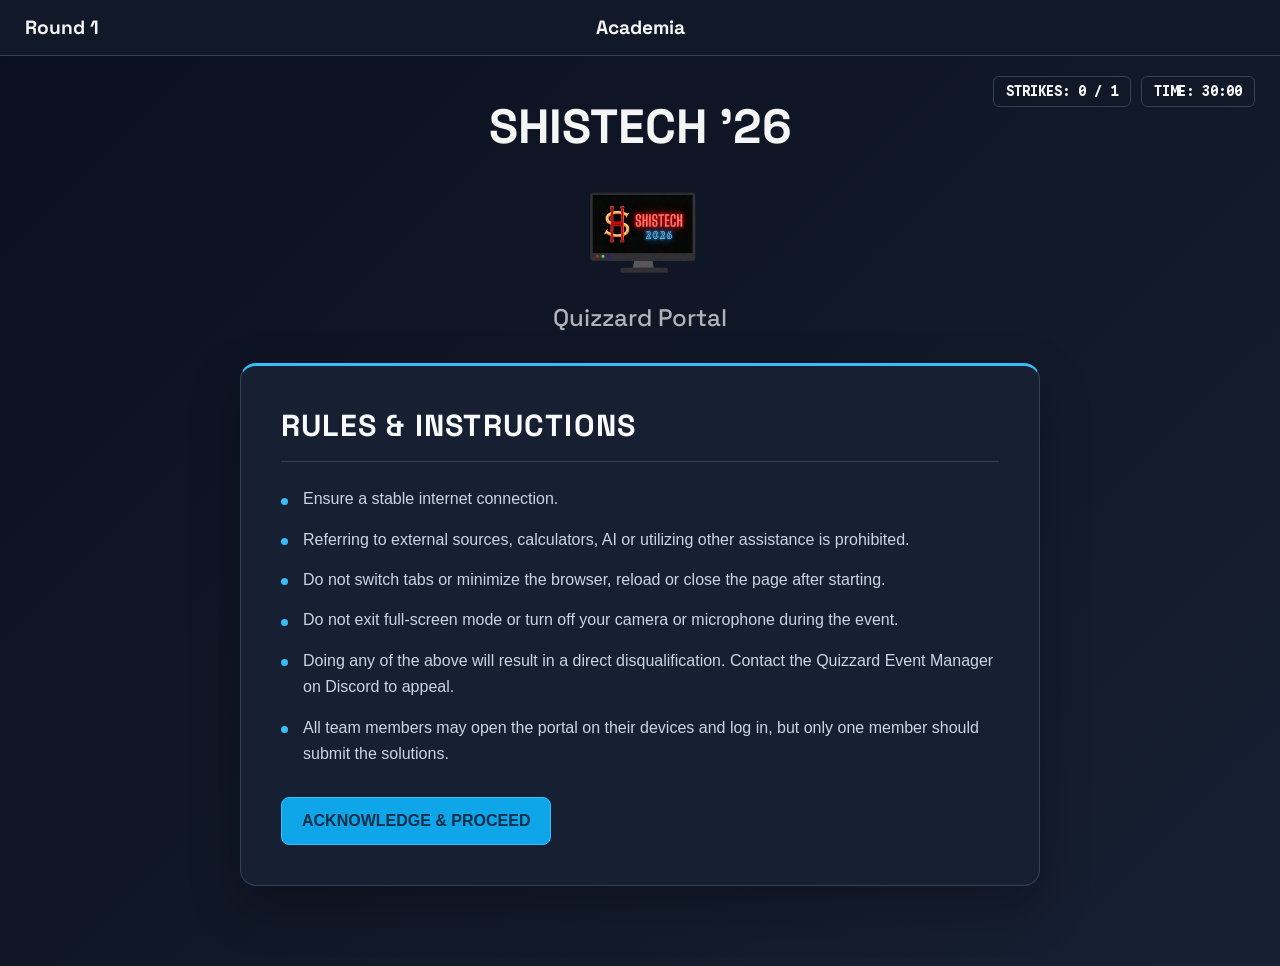
<file: index.html>
<!DOCTYPE html>
<html lang="en">

<head>

    <meta charset="UTF-8">
    <meta name="viewport" content="width=device-width, initial-scale=1.0">

    <title>Quizzard ShisTech 2026</title>

    <!-- Fonts -->
    <link rel="preconnect" href="https://fonts.googleapis.com">
    <link rel="preconnect" href="https://fonts.gstatic.com" crossorigin>

    <!-- CSS -->
    <link rel="stylesheet" href="style.css">

    <!-- Google Fonts -->
    <link
        href="https://fonts.googleapis.com/css2?family=Google+Sans+Code:wght@400;500;600;700&family=Space+Grotesk:wght@400;500;600;700&display=swap"
        rel="stylesheet"
    >

</head>


<body>

    <!-- ==================== -->
    <!-- EXAM HEADER / HUD     -->
    <!-- ==================== -->

    <header id="examHeader" hidden>

        <div>

            <strong class="hud-title" id="displayExamTitle">
                Round 1
            </strong>

            <span id="displayStudent"></span>

        </div>


        <div>

            <strong class="topic">
                Academia
            </strong>

        </div>


        <!-- timer old location-->

    </header>


    <!-- ==================== -->
    <!-- BRANDING              -->
    <!-- ==================== -->

    <div class="brand-header" id="brandHeader">

        <h1 class="brand-title">
            SHISTECH '26
        </h1>

        <div class="exam-status">

            <span class="badge badge-strikes" id="strikeTracker">
                STRIKES: 0 / 1
            </span>

            <span class="badge badge-timer" id="timer">
                TIME: 30:00
            </span>

        </div>
        
        <div class="brand-logo">

            <img
                src="TECHTECHLOGOLOGO.png"
                alt="SHISTECH Logo"
            >

        </div>

        <div class="brand-subtitle">
            Quizzard Portal
        </div>

    </div>


    <!-- ==================== -->
    <!-- RULES                 -->
    <!-- ==================== -->

    <div class="rules-panel" id="rulesPanel">

        <h2>
            RULES &amp; INSTRUCTIONS
        </h2>

        <ul class="rules-list">

            <li>
                Ensure a stable internet connection.
            </li>

            <li>
                Referring to external sources, calculators, AI or utilizing other assistance is prohibited.
            </li>

            <li>
                Do not switch tabs or minimize the browser, reload or close the page after starting.
            </li>

            <li>
                Do not exit full-screen mode or turn off your camera or microphone during the event.
            </li>

            <li>
                Doing any of the above will result in a direct disqualification.
                Contact the Quizzard Event Manager on Discord to appeal.
            </li>

            <li>
                All team members may open the portal on their devices and log in,
                but only one member should submit the solutions.
            </li>

        </ul>


        <button
            class="btn btn-primary"
            id="acknowledgeRulesBtn"
            type="button"
        >
            ACKNOWLEDGE &amp; PROCEED
        </button>

    </div>


    <!-- ==================== -->
    <!-- MAIN CONTENT          -->
    <!-- ==================== -->

    <main class="container" id="mainContainer">


        <!-- ==================== -->
        <!-- DIVISION SELECTION   -->
        <!-- ==================== -->

        <section class="card" id="categoryPanel" hidden>

            <h2>
                Select Category
            </h2>

            <p>
                Select your registered category below.
            </p>

            <div class="division-grid">

                <button
                    class="btn-division"
                    id="juniorBtn"
                    type="button"
                >
                    JUNIOR DIVISION
                </button>

                <button
                    class="btn-division"
                    id="seniorBtn"
                    type="button"
                >
                    SENIOR DIVISION
                </button>

            </div>

        </section>


        <!-- ==================== -->
        <!-- CANDIDATE DETAILS     -->
        <!-- ==================== -->

        <section class="card" id="studentPanel" hidden>

            <h2>
                AUTHENTICATION REQUIRED
            </h2>

            <p
                class="selected-division"
                id="selectedDivisionText"
            ></p>

            <p>
                Switching tabs or leaving this window will result in a disqualification.
                Ensure beforehand that you have a stable connection.
                Contact the Quizzard Event Manager if you feel an accidental strike
                has been recorded.

                <strong>
                    Only one attempt is permitted per Candidate ID.
                </strong>
            </p>


            <form id="candidateForm">

                <div class="form-group">

                    <label for="studentName">
                        Log In
                    </label>

                    <input
                        type="text"
                        id="studentName"
                        name="studentName"
                        required
                        placeholder="enter full name as registered"
                    >

                </div>


                <div class="form-actions">

                    <button
                        type="button"
                        class="btn btn-danger"
                        id="backBtn"
                    >
                        BACK
                    </button>

                    <button
                        type="submit"
                        class="btn btn-success"
                        id="startBtn"
                    >
                        CONFIRM LOG IN
                    </button>

                </div>

            </form>

        </section>


        <!-- ==================== -->
        <!-- PRE-EXAM SCREEN       -->
        <!-- ==================== -->

        <section class="card" id="preExamPanel" hidden>

            <h2>
                Log In Confirmed. <br>Do NOT continue to start until instructed.
            </h2>

            <p>
                Reminder: Switching tabs or leaving this window will result in a disqualification.
            </p>

            <button
                class="btn btn-success"
                id="continueStartBtn"
                type="button"
            >
                CONTINUE TO START
            </button>

        </section>


    </main>


    <!-- ==================== -->
    <!-- EXAM                  -->
    <!-- ==================== -->

    <div id="examFrameWrapper" hidden>

        <iframe
            id="quizFrame"
            title="SHISTECH Exam"
            src=""
            allow="camera; microphone"
        ></iframe>

    </div>


    <!-- ==================== -->
    <!-- WARNING MODAL         -->
    <!-- ==================== -->

    <div
        class="overlay"
        id="warningModal"
        hidden
    >

        <div class="modal termination-modal">

            <h3 id="warningTitle">
                TAB SWITCH DETECTED
            </h3>

            <p id="warningMessage">
                Focus lost on secure window.
                This incident has been recorded.
            </p>

            <button
                class="btn btn-danger"
                id="acknowledgeBtn"
                type="button"
            >
                ACKNOWLEDGE &amp; RETURN
            </button>

        </div>

    </div>


    <!-- ==================== -->
    <!-- SESSION TERMINATION   -->
    <!-- ==================== -->

    <div id="terminationScreen" hidden>

        <h2>
            Exam Terminated
        </h2>

        <p>
            Your session has been terminated due to time running out or due to a violation of the rules.
            <br>
            Contact the Quizzard Event Manager on Discord for queries.
        </p>

    </div>


    <!-- ==================== -->
    <!-- js linkeys         -->
    <!-- ==================== -->

    <script src="app.js"></script>
    <script src="proctor.js"></script>

</body>

</html>
</file>
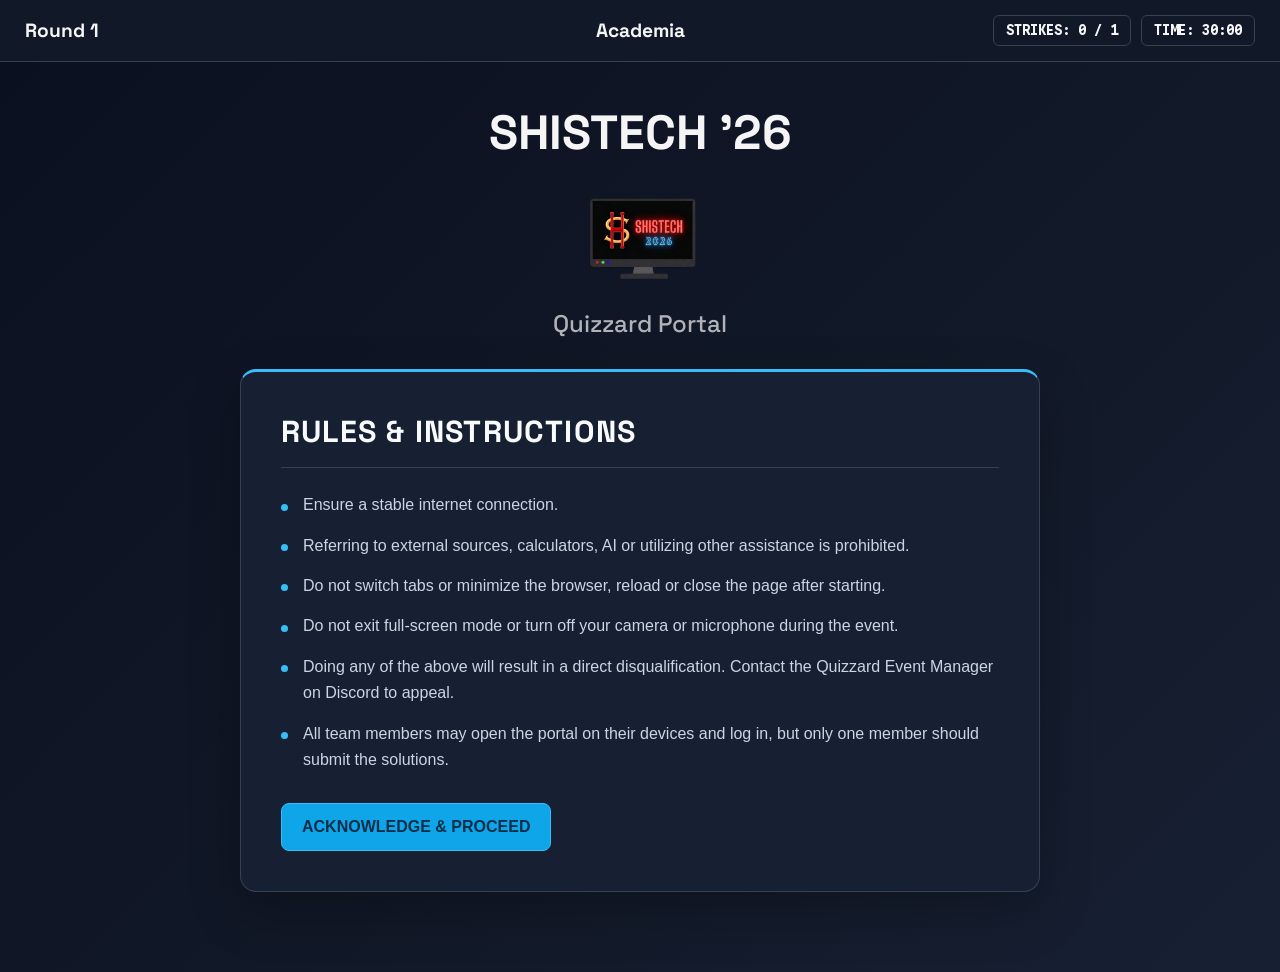
<file: html/index.html>
<!DOCTYPE html>
<html lang="en">

<head>

    <meta charset="UTF-8">
    <meta name="viewport" content="width=device-width, initial-scale=1.0">

    <title>Quizzard ShisTech 2026</title>

    <!-- Fonts -->
    <link rel="preconnect" href="https://fonts.googleapis.com">
    <link rel="preconnect" href="https://fonts.gstatic.com" crossorigin>

    <!-- CSS -->
    <link rel="stylesheet" href="css/style.css">

    <!-- Google Fonts -->
    <link
        href="https://fonts.googleapis.com/css2?family=Google+Sans+Code:wght@400;500;600;700&family=Space+Grotesk:wght@400;500;600;700&display=swap"
        rel="stylesheet"
    >

</head>


<body>

    <!-- ==================== -->
    <!-- EXAM HEADER / HUD     -->
    <!-- ==================== -->

    <header id="examHeader" hidden>

        <div>

            <strong class="hud-title" id="displayExamTitle">
                Round 1
            </strong>

            <span id="displayStudent"></span>

        </div>


        <div>

            <strong class="topic">
                Academia
            </strong>

        </div>


        <div class="exam-status">

            <span class="badge badge-strikes" id="strikeTracker">
                STRIKES: 0 / 1
            </span>

            <span class="badge badge-timer" id="timer">
                TIME: 30:00
            </span>

        </div>

    </header>


    <!-- ==================== -->
    <!-- BRANDING              -->
    <!-- ==================== -->

    <div class="brand-header" id="brandHeader">

        <h1 class="brand-title">
            SHISTECH '26
        </h1>

        <div class="brand-logo">

            <img
                src="assets/TECHTECHLOGOLOGO.png"
                alt="SHISTECH Logo"
            >

        </div>

        <div class="brand-subtitle">
            Quizzard Portal
        </div>

    </div>


    <!-- ==================== -->
    <!-- RULES                 -->
    <!-- ==================== -->

    <div class="rules-panel" id="rulesPanel">

        <h2>
            RULES &amp; INSTRUCTIONS
        </h2>

        <ul class="rules-list">

            <li>
                Ensure a stable internet connection.
            </li>

            <li>
                Referring to external sources, calculators, AI or utilizing other assistance is prohibited.
            </li>

            <li>
                Do not switch tabs or minimize the browser, reload or close the page after starting.
            </li>

            <li>
                Do not exit full-screen mode or turn off your camera or microphone during the event.
            </li>

            <li>
                Doing any of the above will result in a direct disqualification.
                Contact the Quizzard Event Manager on Discord to appeal.
            </li>

            <li>
                All team members may open the portal on their devices and log in,
                but only one member should submit the solutions.
            </li>

        </ul>


        <button
            class="btn btn-primary"
            id="acknowledgeRulesBtn"
            type="button"
        >
            ACKNOWLEDGE &amp; PROCEED
        </button>

    </div>


    <!-- ==================== -->
    <!-- MAIN CONTENT          -->
    <!-- ==================== -->

    <main class="container" id="mainContainer">


        <!-- ==================== -->
        <!-- DIVISION SELECTION   -->
        <!-- ==================== -->

        <section class="card" id="categoryPanel" hidden>

            <h2>
                Select Category
            </h2>

            <p>
                Select your registered category below.
            </p>

            <div class="division-grid">

                <button
                    class="btn-division"
                    id="juniorBtn"
                    type="button"
                >
                    JUNIOR DIVISION
                </button>

                <button
                    class="btn-division"
                    id="seniorBtn"
                    type="button"
                >
                    SENIOR DIVISION
                </button>

            </div>

        </section>


        <!-- ==================== -->
        <!-- CANDIDATE DETAILS     -->
        <!-- ==================== -->

        <section class="card" id="studentPanel" hidden>

            <h2>
                AUTHENTICATION REQUIRED
            </h2>

            <p
                class="selected-division"
                id="selectedDivisionText"
            ></p>

            <p>
                Switching tabs or leaving this window will result in a disqualification.
                Ensure beforehand that you have a stable connection.
                Contact the Quizzard Event Manager if you feel an accidental strike
                has been recorded.

                <strong>
                    Only one attempt is permitted per Candidate ID.
                </strong>
            </p>


            <form id="candidateForm">

                <div class="form-group">

                    <label for="studentName">
                        Log In
                    </label>

                    <input
                        type="text"
                        id="studentName"
                        name="studentName"
                        required
                        placeholder="enter full name as registered"
                    >

                </div>


                <div class="form-actions">

                    <button
                        type="button"
                        class="btn btn-danger"
                        id="backBtn"
                    >
                        BACK
                    </button>

                    <button
                        type="submit"
                        class="btn btn-success"
                        id="startBtn"
                    >
                        CONFIRM LOG IN
                    </button>

                </div>

            </form>

        </section>


        <!-- ==================== -->
        <!-- PRE-EXAM SCREEN       -->
        <!-- ==================== -->

        <section class="card" id="preExamPanel" hidden>

            <h2>
                Log In Confirmed. <br>Do NOT continue to start until instructed.
            </h2>

            <p>
                Reminder: Switching tabs or leaving this window will result in a disqualification.
            </p>

            <button
                class="btn btn-success"
                id="continueStartBtn"
                type="button"
            >
                CONTINUE TO START
            </button>

        </section>


    </main>


    <!-- ==================== -->
    <!-- EXAM                  -->
    <!-- ==================== -->

    <div id="examFrameWrapper" hidden>

        <iframe
            id="quizFrame"
            title="SHISTECH Exam"
            src=""
            allow="camera; microphone"
        ></iframe>

    </div>


    <!-- ==================== -->
    <!-- WARNING MODAL         -->
    <!-- ==================== -->

    <div
        class="overlay"
        id="warningModal"
        hidden
    >

        <div class="modal termination-modal">

            <h3 id="warningTitle">
                TAB SWITCH DETECTED
            </h3>

            <p id="warningMessage">
                Focus lost on secure window.
                This incident has been recorded.
            </p>

            <button
                class="btn btn-danger"
                id="acknowledgeBtn"
                type="button"
            >
                ACKNOWLEDGE &amp; RETURN
            </button>

        </div>

    </div>


    <!-- ==================== -->
    <!-- SESSION TERMINATION   -->
    <!-- ==================== -->

    <div id="terminationScreen" hidden>

        <h2>
            Exam Terminated
        </h2>

        <p>
            Your session has been terminated due to time running out or due to a violation of the rules.
            <br>
            Contact the Quizzard Event Manager on Discord for queries.
        </p>

    </div>


    <!-- ==================== -->
    <!-- js linkeys         -->
    <!-- ==================== -->

    <script src="js/app.js"></script>
    <script src="js/proctor.js"></script>

</body>

</html>
</file>
<file: style.css>
/*css shit*/
/* ================================
   GLOBAL
   ================================ */

/*setting da box size*/
* {
    box-sizing: border-box;
}


/*font and body */
body {
    margin: 0;
    min-height: 100vh;

    font-family: "Google Sans Code", monospace;

    background: linear-gradient(135deg, #0B1020 0%, #111827 55%, #172033 100%);
    color: whitesmoke;
}


/*till h3 headings */
h1, h2, h3 {
    font-family: "Space Grotesk", sans-serif;
}


/* ================================
   EXAM HEADER / HUD
   ================================ */

#examHeader {
    display: grid;
    grid-template-columns: 1fr auto 1fr;
    align-items: center;

    width: 100%;
    padding: 15px 25px;

    background: #111827;
    border-bottom: 1px solid #374151;
}

#examHeader > div:last-child {
    justify-self: end;
}


.hud-title {
    font-family: "Space Grotesk", sans-serif;
    font-size: 1.2rem;
    font-weight: 700;
}

#displayStudent {
    margin-left: 15px;
    font-size: 0.9rem;
}

.topic {
    font-family: "Space Grotesk", sans-serif;
    font-size: 1.2rem;
    font-weight: 700;
    text-align: center;
}

.exam-status {
    display: flex;
    align-items: center;
    gap: 10px;
}

.badge {
    padding: 6px 12px;

    border: 1px solid #374151;
    border-radius: 6px;

    font-size: 0.85rem;
    font-weight: 600;
}

.badge-strikes {
    font-weight: 700;
}

.badge-timer {
    font-weight: 700;
}



/* ================================
   BRANDING
   ================================ */

.brand-header {
    position: relative;

    display: flex;
    
    flex-direction: column;
    align-items: center;
    text-align: center;

    padding: 40px 20px 30px;
}
.brand-header .exam-status {
    position: absolute;
    top: 20px;
    right: 25px;
}

.brand-title {
    margin: 0;
    font-family: "Space Grotesk", sans-serif;
    font-size: 3rem;
    font-weight: 700;
}

.brand-logo {
    margin: 20px 0 10px;
}

.brand-logo img {
    display: block;

    width: 120px;
    height: auto;
}

.brand-subtitle {
    font-family: "Space Grotesk", monospace;
    font-size: 1.5rem;
    font-weight: 500;

    opacity: 0.7;
}



/* ================================
   RULES
   ================================ */

.rules-panel {
    width: min(90%, 800px);
    margin: 0 auto 40px;
    padding: clamp(24px, 5vw, 40px);
    text-align: left;
    font-family: "Inter", sans-serif;

    background: #172033;
    border: 1px solid #334155;
    border-top: 3px solid #38BDF8;
    border-radius: 16px;
    box-shadow: 0 20px 50px rgb(0 0 0 / 25%);
}

.rules-panel h2 {
    margin: 0 0 24px;
    padding-bottom: 16px;
    color: #F8FAFC;
    font: 700 clamp(1.5rem, 4vw, 1.9rem) "Space Grotesk", sans-serif;
    letter-spacing: 0.04em;
    border-bottom: 1px solid #334155;
}

.rules-list {
    display: grid;
    gap: 14px;
    margin: 0 0 30px;
    padding: 0;
    list-style: none;
}

.rules-list li {
    position: relative;
    padding-left: 22px;
    color: #CBD5E1;
    font-size: 1rem;
    line-height: 1.65;
}

.rules-list li::before {
    position: absolute;
    top: 0.72em;
    left: 0;
    width: 7px;
    height: 7px;
    border-radius: 50%;
    background: #38BDF8;
    content: "";
}

.rules-panel .btn-primary {
    min-height: 48px;
    padding: 12px 20px;
    color: #082F49;
    background: #0EA5E9;
    border: 1px solid #38BDF8;
    border-radius: 8px;
    font: 700 1rem "Inter", sans-serif;
    cursor: pointer;
}

.rules-panel .btn-primary:hover {
    color: #FFFFFF;
    background: #E11D48;
    border-color: #E11D48;
}

.rules-panel .btn-primary:focus-visible {
    outline: 3px solid #BAE6FD;
    outline-offset: 3px;
}


/* ================================
   MAIN CONTENT
   ================================ */

.container {
    width: 90%;
    max-width: 1000px;

    margin: 0 auto;
    padding: 20px 0;
}

.card {
    width: 100%;

    padding: 35px;

    background: #172033;
    border: 1px solid #374151;
    border-radius: 12px;

    text-align: center;
}

.card h2 {
    margin-top: 0;
    margin-bottom: 15px;

    font-family: "Space Grotesk", sans-serif;
    font-size: 1.8rem;
}

.card p {
    margin-bottom: 25px;

    font-size: 0.95rem;
    line-height: 1.5;
}


/* ================================
   DIVISION SELECTION
   ================================ */

.division-grid {
    display: grid;
    grid-template-columns: repeat(2, 1fr);
    gap: 20px;
    margin-top: 30px;
}

.btn-division {
    padding: 25px 20px;

    background: #111827;
    color: #F8FAFC;

    border: 1px solid #374151;
    border-radius: 10px;

    font-family: "Google Sans Code", sans-serif;
    font-size: 1rem;
    font-weight: 700;

    cursor: pointer;

    transition: 0.2s ease;
}

.btn-division:hover {
    color: #FFFFFF;
    background: #E11D48;
    border-color: #E11D48;
}



/* ================================
   BUTTONS
   ================================ */

.btn {
    padding: 12px 20px;

    border: 1px solid transparent;
    border-radius: 8px;

    font-family: "Google Sans Code", monospace;
    font-size: 0.95rem;
    font-weight: 600;

    cursor: pointer;

    transition: 0.2s ease;
}


/* PRIMARY */

.btn-primary {
    color: #082F49;
    background: #0EA5E9;
    border-color: #38BDF8;
}

.btn-primary:hover {
    color: #FFFFFF;
    background: #0284C7;
}


/* SUCCESS */

.btn-success {
    color: #052E16;
    background: #22C55E;
    border-color: #4ADE80;
}

.btn-success:hover {
    color: #FFFFFF;
    background: #16A34A;
}


/* DANGER */

.btn-danger {
    color: #FFFFFF;
    background: #DC2626;
    border-color: #EF4444;
}

/* abort button */
#backBtn {
    padding: 8px 14px;
    font-size: 0.8rem;
}
/* continue and start button */
#startBtn {
    padding: 8px 14px;
    font-size: 0.8em;
}


.btn-danger:hover {
    background: #B91C1C;
}


/* DISABLED */

.btn:disabled {
    opacity: 0.5;
    cursor: not-allowed;
}


/* ================================
   FORM
   ================================ */

.form-group {
    display: flex;
    flex-direction: column;
    gap: 8px;

    margin-top: 15px;

    text-align: left;
}

.form-group label {
    font-family: "Space Grotesk", sans-serif;
    font-size: 0.9rem;
    font-weight: 600;
}

.form-group input {
    width: 100%;

    padding: 12px 14px;

    background: #111827;
    color: #F8FAFC;

    border: 1px solid #374151;
    border-radius: 8px;

    font-family: "Google Sans Code", monospace;
    font-size: 0.95rem;
}

.form-group input::placeholder {
    color: #64748B;
}

.form-group input:focus {
    outline: none;

    border-color: #38BDF8;
    box-shadow: 0 0 0 2px rgb(56 189 248 / 15%);
}

.form-actions {
    display: flex;
    justify-content: space-between;
    align-items: center;

    gap: 15px;
    margin-top: 35px;
}

#selectedDivisionText {
    color: #38BDF8;

    font-family: "Space Grotesk", sans-serif;
    font-weight: 600;
}


/* ================================
   GOOGLE FORM EMBED
   ================================ */

#examFrameWrapper {
    width: 100%;
    height: calc(100vh - 70px);

    padding: 20px 30px;

    display: flex;
    justify-content: center;
    align-items: stretch;
}

#examFrameWrapper[hidden] {
    display: none !important;
}

#quizFrame {
    width: 100%;
    max-width: 1200px;
    height: 100%;

    border: 1px solid #374151;
    border-radius: 10px;

    background: #FFFFFF;
}



/* ================================
   WARNING BOX
   ================================ */

.overlay {
    position: fixed;
    inset: 0;

    display: flex;
    justify-content: center;
    align-items: center;

    padding: 20px;

    background: rgb(0 0 0 / 70%);

    z-index: 1000;
}

.overlay[hidden] {
    display: none;
}


/* MODAL BOX */

.modal {
    width: min(90%, 500px);

    padding: 30px;

    background: #172033;

    border: 1px solid #374151;
    border-top: 3px solid #EF4444;
    border-radius: 12px;

    text-align: center;

    box-shadow: 0 20px 60px rgb(0 0 0 / 40%);
}


/* TITLE */

.modal h3 {
    margin: 0 0 15px;

    color: #F8FAFC;

    font-family: "Space Grotesk", sans-serif;
    font-size: 1.4rem;
}


/* MESSAGE */

.modal p {
    margin: 0 0 25px;

    color: #CBD5E1;

    font-size: 0.95rem;
    line-height: 1.6;
}


/* BUTTON */

.modal .btn-danger {
    min-width: 200px;
}


/* ================================
   RESPONSIVE
   ================================ */

@media (max-width: 600px) {

    /* Branding */

    .brand-title {
        font-size: 2.3rem;
    }

    .brand-subtitle {
        font-size: 1.2rem;
    }


    /* Main cards */

    .card {
        padding: 25px 20px;
    }


    /* Division buttons */

    .division-grid {
        grid-template-columns: 1fr;
    }


    /* Candidate buttons */

    .form-actions {
        flex-direction: column-reverse;
        align-items: stretch;
    }

    .form-actions .btn {
        width: 100%;
    }


    /* Exam header */

    #examHeader {
        grid-template-columns: 1fr;
        gap: 10px;

        text-align: center;
    }

    #examHeader > div:last-child {
        justify-self: center;
    }

    #displayStudent {
        display: block;
        margin: 5px 0 0;
    }

    .exam-status {
        justify-content: center;
    }


    /* Google Form */

    #examFrameWrapper {
        padding: 10px;
    }
}
/*ai chap */

/* not ai chap */
#terminationScreen {
    min-height: 80vh;
    display: flex;
    flex-direction: column;
    justify-content: center;
    align-items: center;
    text-align: center;
    color: #38BDF8;
}

#terminationScreen[hidden] {
    display: none !important;
}

#terminationScreen h2 {
    font-family: "Space Grotesk", sans-serif;
    font-size: 2rem;
}

#terminationScreen p {
    color: #CBD5E1;
}
#examEnded h2 {
    margin-bottom: 10px;

    font-family: "Space Grotesk", sans-serif;
    font-size: 2rem;
}

#examEnded p {
    color: #CBD5E1;
}
/* ================================
   TERMINATION WARNING
   ================================ */

.termination-modal {
    width: min(90%, 800px);
    min-height: 45vh;

    display: flex;
    flex-direction: column;
    justify-content: center;
    align-items: center;

    padding: 50px;

    background: #172033;
    border: 2px solid #EF4444;
    border-radius: 16px;

    text-align: center;

    box-shadow: 0 20px 80px rgb(0 0 0 / 60%);
}

.termination-modal h3 {
    margin: 0 0 25px;

    color: #F8FAFC;

    font-family: "Space Grotesk", sans-serif;
    font-size: clamp(2rem, 5vw, 3.5rem);
}

.termination-modal p {
    margin: 0 0 35px;

    max-width: 650px;

    color: #CBD5E1;

    font-size: clamp(1.1rem, 2vw, 1.4rem);
    line-height: 1.7;
}

.termination-modal .btn-danger {
    min-width: 240px;
    min-height: 55px;

    font-size: 1rem;
}

.termination-modal .btn-danger:disabled {
    opacity: 0.45;
    cursor: not-allowed;
}
</file>
<file: html/css/style.css>
/*css shit*/
/* ================================
   GLOBAL
   ================================ */

/*setting da box size*/
* {
    box-sizing: border-box;
}


/*font and body */
body {
    margin: 0;
    min-height: 100vh;

    font-family: "Google Sans Code", monospace;

    background: linear-gradient(135deg, #0B1020 0%, #111827 55%, #172033 100%);
    color: whitesmoke;
}


/*till h3 headings */
h1, h2, h3 {
    font-family: "Space Grotesk", sans-serif;
}


/* ================================
   EXAM HEADER / HUD
   ================================ */

#examHeader {
    display: grid;
    grid-template-columns: 1fr auto 1fr;
    align-items: center;

    width: 100%;
    padding: 15px 25px;

    background: #111827;
    border-bottom: 1px solid #374151;
}

#examHeader > div:last-child {
    justify-self: end;
}


.hud-title {
    font-family: "Space Grotesk", sans-serif;
    font-size: 1.2rem;
    font-weight: 700;
}

#displayStudent {
    margin-left: 15px;
    font-size: 0.9rem;
}

.topic {
    font-family: "Space Grotesk", sans-serif;
    font-size: 1.2rem;
    font-weight: 700;
    text-align: center;
}

.exam-status {
    display: flex;
    align-items: center;
    gap: 10px;
}

.badge {
    padding: 6px 12px;

    border: 1px solid #374151;
    border-radius: 6px;

    font-size: 0.85rem;
    font-weight: 600;
}

.badge-strikes {
    font-weight: 700;
}

.badge-timer {
    font-weight: 700;
}



/* ================================
   BRANDING
   ================================ */

.brand-header {
    display: flex;
    flex-direction: column;
    align-items: center;
    text-align: center;

    padding: 40px 20px 30px;
}

.brand-title {
    margin: 0;
    font-family: "Space Grotesk", sans-serif;
    font-size: 3rem;
    font-weight: 700;
}

.brand-logo {
    margin: 20px 0 10px;
}

.brand-logo img {
    display: block;

    width: 120px;
    height: auto;
}

.brand-subtitle {
    font-family: "Space Grotesk", monospace;
    font-size: 1.5rem;
    font-weight: 500;

    opacity: 0.7;
}



/* ================================
   RULES
   ================================ */

.rules-panel {
    width: min(90%, 800px);
    margin: 0 auto 40px;
    padding: clamp(24px, 5vw, 40px);
    text-align: left;
    font-family: "Inter", sans-serif;

    background: #172033;
    border: 1px solid #334155;
    border-top: 3px solid #38BDF8;
    border-radius: 16px;
    box-shadow: 0 20px 50px rgb(0 0 0 / 25%);
}

.rules-panel h2 {
    margin: 0 0 24px;
    padding-bottom: 16px;
    color: #F8FAFC;
    font: 700 clamp(1.5rem, 4vw, 1.9rem) "Space Grotesk", sans-serif;
    letter-spacing: 0.04em;
    border-bottom: 1px solid #334155;
}

.rules-list {
    display: grid;
    gap: 14px;
    margin: 0 0 30px;
    padding: 0;
    list-style: none;
}

.rules-list li {
    position: relative;
    padding-left: 22px;
    color: #CBD5E1;
    font-size: 1rem;
    line-height: 1.65;
}

.rules-list li::before {
    position: absolute;
    top: 0.72em;
    left: 0;
    width: 7px;
    height: 7px;
    border-radius: 50%;
    background: #38BDF8;
    content: "";
}

.rules-panel .btn-primary {
    min-height: 48px;
    padding: 12px 20px;
    color: #082F49;
    background: #0EA5E9;
    border: 1px solid #38BDF8;
    border-radius: 8px;
    font: 700 1rem "Inter", sans-serif;
    cursor: pointer;
}

.rules-panel .btn-primary:hover {
    color: #FFFFFF;
    background: #E11D48;
    border-color: #E11D48;
}

.rules-panel .btn-primary:focus-visible {
    outline: 3px solid #BAE6FD;
    outline-offset: 3px;
}


/* ================================
   MAIN CONTENT
   ================================ */

.container {
    width: 90%;
    max-width: 1000px;

    margin: 0 auto;
    padding: 20px 0;
}

.card {
    width: 100%;

    padding: 35px;

    background: #172033;
    border: 1px solid #374151;
    border-radius: 12px;

    text-align: center;
}

.card h2 {
    margin-top: 0;
    margin-bottom: 15px;

    font-family: "Space Grotesk", sans-serif;
    font-size: 1.8rem;
}

.card p {
    margin-bottom: 25px;

    font-size: 0.95rem;
    line-height: 1.5;
}


/* ================================
   DIVISION SELECTION
   ================================ */

.division-grid {
    display: grid;
    grid-template-columns: repeat(2, 1fr);
    gap: 20px;
    margin-top: 30px;
}

.btn-division {
    padding: 25px 20px;

    background: #111827;
    color: #F8FAFC;

    border: 1px solid #374151;
    border-radius: 10px;

    font-family: "Google Sans Code", sans-serif;
    font-size: 1rem;
    font-weight: 700;

    cursor: pointer;

    transition: 0.2s ease;
}

.btn-division:hover {
    color: #FFFFFF;
    background: #E11D48;
    border-color: #E11D48;
}



/* ================================
   BUTTONS
   ================================ */

.btn {
    padding: 12px 20px;

    border: 1px solid transparent;
    border-radius: 8px;

    font-family: "Google Sans Code", monospace;
    font-size: 0.95rem;
    font-weight: 600;

    cursor: pointer;

    transition: 0.2s ease;
}


/* PRIMARY */

.btn-primary {
    color: #082F49;
    background: #0EA5E9;
    border-color: #38BDF8;
}

.btn-primary:hover {
    color: #FFFFFF;
    background: #0284C7;
}


/* SUCCESS */

.btn-success {
    color: #052E16;
    background: #22C55E;
    border-color: #4ADE80;
}

.btn-success:hover {
    color: #FFFFFF;
    background: #16A34A;
}


/* DANGER */

.btn-danger {
    color: #FFFFFF;
    background: #DC2626;
    border-color: #EF4444;
}

/* abort button */
#backBtn {
    padding: 8px 14px;
    font-size: 0.8rem;
}
/* continue and start button */
#startBtn {
    padding: 8px 14px;
    font-size: 0.8em;
}


.btn-danger:hover {
    background: #B91C1C;
}


/* DISABLED */

.btn:disabled {
    opacity: 0.5;
    cursor: not-allowed;
}


/* ================================
   FORM
   ================================ */

.form-group {
    display: flex;
    flex-direction: column;
    gap: 8px;

    margin-top: 15px;

    text-align: left;
}

.form-group label {
    font-family: "Space Grotesk", sans-serif;
    font-size: 0.9rem;
    font-weight: 600;
}

.form-group input {
    width: 100%;

    padding: 12px 14px;

    background: #111827;
    color: #F8FAFC;

    border: 1px solid #374151;
    border-radius: 8px;

    font-family: "Google Sans Code", monospace;
    font-size: 0.95rem;
}

.form-group input::placeholder {
    color: #64748B;
}

.form-group input:focus {
    outline: none;

    border-color: #38BDF8;
    box-shadow: 0 0 0 2px rgb(56 189 248 / 15%);
}

.form-actions {
    display: flex;
    justify-content: space-between;
    align-items: center;

    gap: 15px;
    margin-top: 35px;
}

#selectedDivisionText {
    color: #38BDF8;

    font-family: "Space Grotesk", sans-serif;
    font-weight: 600;
}


/* ================================
   GOOGLE FORM EMBED
   ================================ */

#examFrameWrapper {
    width: 100%;
    height: calc(100vh - 70px);

    padding: 20px 30px;

    display: flex;
    justify-content: center;
    align-items: stretch;
}

#examFrameWrapper[hidden] {
    display: none !important;
}

#quizFrame {
    width: 100%;
    max-width: 1200px;
    height: 100%;

    border: 1px solid #374151;
    border-radius: 10px;

    background: #FFFFFF;
}



/* ================================
   WARNING BOX
   ================================ */

.overlay {
    position: fixed;
    inset: 0;

    display: flex;
    justify-content: center;
    align-items: center;

    padding: 20px;

    background: rgb(0 0 0 / 70%);

    z-index: 1000;
}

.overlay[hidden] {
    display: none;
}


/* MODAL BOX */

.modal {
    width: min(90%, 500px);

    padding: 30px;

    background: #172033;

    border: 1px solid #374151;
    border-top: 3px solid #EF4444;
    border-radius: 12px;

    text-align: center;

    box-shadow: 0 20px 60px rgb(0 0 0 / 40%);
}


/* TITLE */

.modal h3 {
    margin: 0 0 15px;

    color: #F8FAFC;

    font-family: "Space Grotesk", sans-serif;
    font-size: 1.4rem;
}


/* MESSAGE */

.modal p {
    margin: 0 0 25px;

    color: #CBD5E1;

    font-size: 0.95rem;
    line-height: 1.6;
}


/* BUTTON */

.modal .btn-danger {
    min-width: 200px;
}


/* ================================
   RESPONSIVE
   ================================ */

@media (max-width: 600px) {

    /* Branding */

    .brand-title {
        font-size: 2.3rem;
    }

    .brand-subtitle {
        font-size: 1.2rem;
    }


    /* Main cards */

    .card {
        padding: 25px 20px;
    }


    /* Division buttons */

    .division-grid {
        grid-template-columns: 1fr;
    }


    /* Candidate buttons */

    .form-actions {
        flex-direction: column-reverse;
        align-items: stretch;
    }

    .form-actions .btn {
        width: 100%;
    }


    /* Exam header */

    #examHeader {
        grid-template-columns: 1fr;
        gap: 10px;

        text-align: center;
    }

    #examHeader > div:last-child {
        justify-self: center;
    }

    #displayStudent {
        display: block;
        margin: 5px 0 0;
    }

    .exam-status {
        justify-content: center;
    }


    /* Google Form */

    #examFrameWrapper {
        padding: 10px;
    }
}
/*ai chap */

/* not ai chap */
#terminationScreen {
    min-height: 80vh;
    display: flex;
    flex-direction: column;
    justify-content: center;
    align-items: center;
    text-align: center;
    color: #38BDF8;
}

#terminationScreen[hidden] {
    display: none !important;
}

#terminationScreen h2 {
    font-family: "Space Grotesk", sans-serif;
    font-size: 2rem;
}

#terminationScreen p {
    color: #CBD5E1;
}
#examEnded h2 {
    margin-bottom: 10px;

    font-family: "Space Grotesk", sans-serif;
    font-size: 2rem;
}

#examEnded p {
    color: #CBD5E1;
}
/* ================================
   TERMINATION WARNING
   ================================ */

.termination-modal {
    width: min(90%, 800px);
    min-height: 45vh;

    display: flex;
    flex-direction: column;
    justify-content: center;
    align-items: center;

    padding: 50px;

    background: #172033;
    border: 2px solid #EF4444;
    border-radius: 16px;

    text-align: center;

    box-shadow: 0 20px 80px rgb(0 0 0 / 60%);
}

.termination-modal h3 {
    margin: 0 0 25px;

    color: #F8FAFC;

    font-family: "Space Grotesk", sans-serif;
    font-size: clamp(2rem, 5vw, 3.5rem);
}

.termination-modal p {
    margin: 0 0 35px;

    max-width: 650px;

    color: #CBD5E1;

    font-size: clamp(1.1rem, 2vw, 1.4rem);
    line-height: 1.7;
}

.termination-modal .btn-danger {
    min-width: 240px;
    min-height: 55px;

    font-size: 1rem;
}

.termination-modal .btn-danger:disabled {
    opacity: 0.45;
    cursor: not-allowed;
}
</file>
